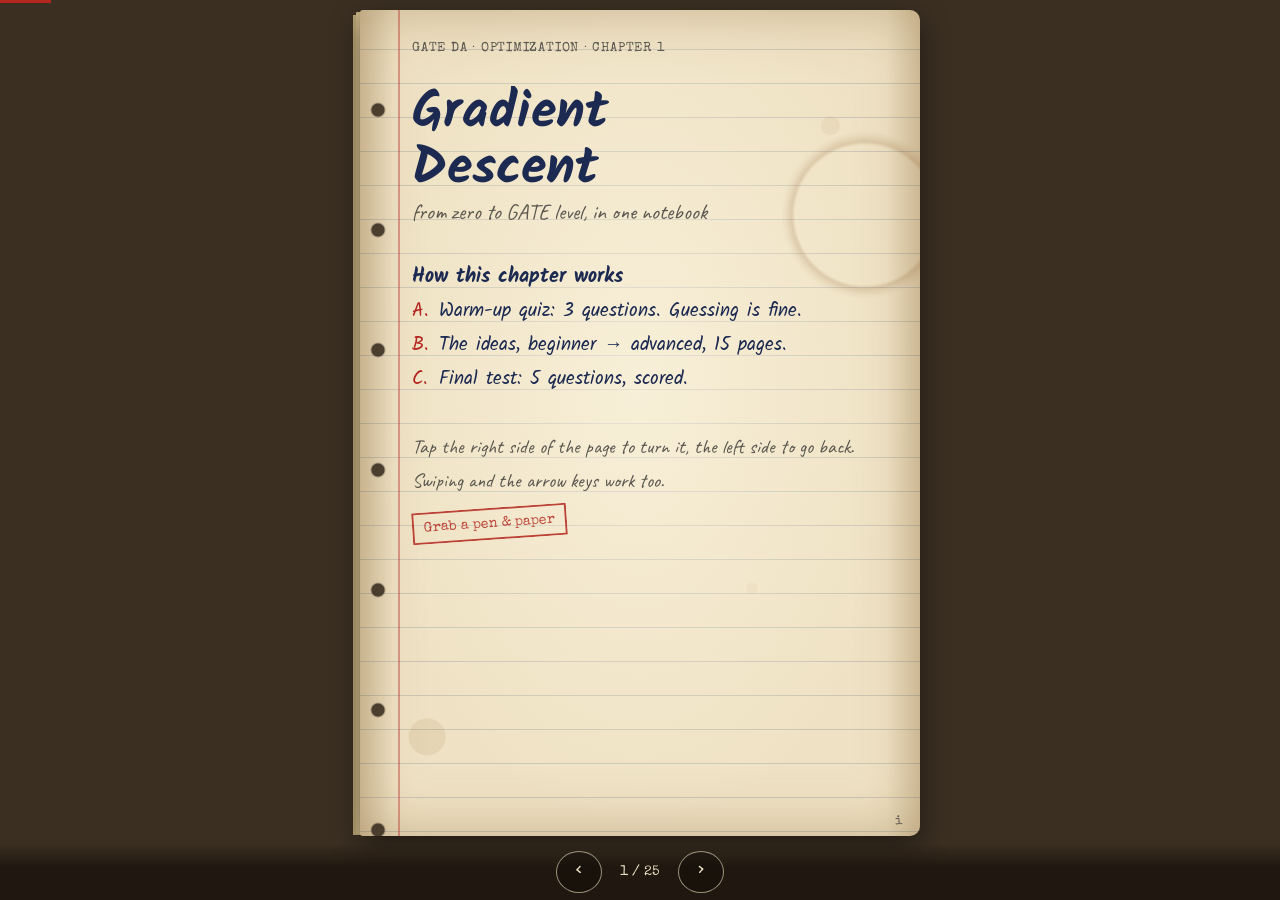
<file: lessons/gradient-descent.html>
<!DOCTYPE html>
<html lang="en">
<head>
<meta charset="utf-8">
<meta name="viewport" content="width=device-width, initial-scale=1">
<title>Gradient Descent Notebook</title>
<link rel="preconnect" href="https://fonts.googleapis.com">
<link rel="preconnect" href="https://fonts.gstatic.com" crossorigin>
<link href="https://fonts.googleapis.com/css2?family=Kalam:wght@300;400;700&family=Caveat:wght@500;700&family=Special+Elite&display=swap" rel="stylesheet">
<style>
/* Layout idea: one aged notebook page per slide, horizontal snap deck, written in fountain pen,
   corrected in red ink, notes in pencil. Single visual world (no dark theme by choice). */
:root{
  --paper:#efe2c4; --paper-edge:#d9c49a; --rule:rgba(70,95,130,.22); --margin:rgba(185,60,50,.45);
  --ink:#1c2a52; --red:#b3261e; --green:#2d6a35; --pencil:#5b574f; --hl:rgba(255,214,64,.55);
  --hand:"Kalam","Segoe Print","Comic Sans MS",cursive; --note:"Caveat","Segoe Print",cursive;
  --type:"Special Elite","Courier New",monospace;
  --line:34px;
  color-scheme:light;
}
*{box-sizing:border-box}
html,body{height:100%;margin:0}
body{background:#3b2f22;color:var(--ink);font-family:var(--hand);overflow:hidden;-webkit-tap-highlight-color:transparent}
.deck{height:100%;display:flex;overflow-x:auto;overflow-y:hidden;scroll-snap-type:x mandatory;scroll-behavior:smooth;scrollbar-width:none}
.deck::-webkit-scrollbar{display:none}
.slide{flex:0 0 100%;min-width:0;height:100%;scroll-snap-align:start;display:flex;justify-content:center;padding:10px 8px 64px}
.page{position:relative;width:100%;max-width:560px;height:100%;overflow-y:auto;overflow-x:hidden;
  padding:22px 18px 40px 52px;border-radius:3px 10px 10px 3px;
  background:
    radial-gradient(ellipse at 50% 45%, rgba(255,250,232,.55), transparent 70%),
    radial-gradient(circle at 12% 88%, rgba(140,95,40,.10) 0 18px, transparent 19px),
    radial-gradient(circle at 84% 14%, rgba(140,95,40,.08) 0 9px, transparent 10px),
    radial-gradient(circle at 70% 70%, rgba(140,95,40,.06) 0 5px, transparent 6px),
    repeating-linear-gradient(to bottom, transparent 0 calc(var(--line) - 1px), var(--rule) calc(var(--line) - 1px) var(--line)),
    linear-gradient(90deg, rgba(120,80,30,.18), transparent 6%, transparent 94%, rgba(120,80,30,.14)),
    var(--paper);
  background-position:0 0,0 0,0 0,0 0,0 6px,0 0,0 0;
  box-shadow:inset 0 0 60px rgba(120,80,30,.35), 0 10px 30px rgba(0,0,0,.45), -6px 0 0 -2px #c9b386, -10px 2px 0 -3px #bba674;
  line-height:var(--line);font-size:19px;scrollbar-width:thin}
.page::before{content:"";position:absolute;left:38px;top:0;bottom:0;border-left:2px solid var(--margin);box-shadow:4px 0 0 -1px rgba(185,60,50,.25)}
.page::after{content:attr(data-n);position:absolute;right:18px;bottom:8px;font-family:var(--type);font-size:13px;color:var(--pencil);line-height:1}
.holes{position:absolute;left:10px;top:0;bottom:0;width:16px;background:radial-gradient(circle at 8px 50%, #3b2f22 0 6px, rgba(0,0,0,.25) 7px, transparent 8px) 0 40px/16px 120px repeat-y;opacity:.9}

h1,h2,h3{font-weight:700;margin:0;text-wrap:balance}
h1{font-size:36px;line-height:42px;color:var(--ink)}
h2{font-size:26px;line-height:var(--line);color:var(--red);margin-bottom:6px}
h3{font-size:20px;line-height:var(--line);color:var(--ink)}
p,li{margin:0}
ul,ol{margin:0;padding-left:22px}
.eyebrow{font-family:var(--type);font-size:13px;letter-spacing:.06em;color:var(--pencil);line-height:var(--line);text-transform:uppercase}
.note{font-family:var(--note);font-size:22px;color:var(--pencil);line-height:28px}
.red{color:var(--red)} .green{color:var(--green)} .pencil{color:var(--pencil)}
.hl{background:linear-gradient(100deg,transparent 2%,var(--hl) 4%,var(--hl) 94%,transparent 97%);padding:0 3px}
.eq{display:block;margin:6px 0;padding:4px 12px;font-size:20px;font-weight:700;border:2px solid var(--ink);
  border-radius:255px 15px 225px 15px/15px 225px 15px 255px;width:fit-content;max-width:100%;background:rgba(255,255,255,.18)}
.eq.red{border-color:var(--red)}
.m{font-weight:700;white-space:nowrap}
sub,sup{line-height:0;font-size:.7em}
.gap{height:var(--line)}
.half{height:calc(var(--line)/2)}
table.t{border-collapse:collapse;font-size:18px;margin:4px 0;font-variant-numeric:tabular-nums}
table.t td,table.t th{border:1.5px solid rgba(28,42,82,.55);padding:0 10px;line-height:32px;text-align:center}
table.t th{color:var(--red)}
.margin-note{position:relative;margin:4px 0 4px auto;max-width:78%;transform:rotate(-1.5deg);font-family:var(--note);font-size:22px;line-height:26px;color:var(--red);padding-left:10px;border-left:2px solid var(--red)}
svg.plot{width:100%;height:auto;display:block;margin:4px 0}
svg.plot .ink{fill:none;stroke:var(--ink);stroke-width:2.4;stroke-linecap:round;stroke-linejoin:round}
svg.plot .redl{fill:none;stroke:var(--red);stroke-width:2.4;stroke-linecap:round;stroke-linejoin:round}
svg.plot .pen{fill:none;stroke:var(--pencil);stroke-width:1.6;stroke-dasharray:5 5}
svg.plot .grn{fill:none;stroke:var(--green);stroke-width:2.6;stroke-linecap:round}
svg.plot text{font-family:var(--note);font-size:20px;fill:var(--pencil)}
svg.plot text.r{fill:var(--red)} svg.plot text.k{fill:var(--ink);font-family:var(--hand);font-size:16px}
.dot{fill:var(--red)}
.cover-title{font-size:52px;line-height:56px;margin-top:20px}
.stamp{display:inline-block;margin-top:10px;font-family:var(--type);font-size:14px;color:var(--red);border:2px solid var(--red);padding:2px 10px;transform:rotate(-4deg);opacity:.85;line-height:24px}
.stain{position:absolute;right:-30px;top:120px;width:170px;height:170px;border-radius:50%;
  background:radial-gradient(circle, transparent 58%, rgba(130,80,30,.18) 61%, rgba(130,80,30,.06) 66%, transparent 70%);pointer-events:none}

/* quiz */
.q{margin-top:4px}
.qtag{font-family:var(--type);font-size:12.5px;color:var(--pencil);line-height:24px}
.qtext{font-size:20px;line-height:30px;margin:4px 0 8px}
.opts{display:grid;gap:10px;margin:6px 0}
.opt{font:inherit;font-size:19px;line-height:26px;text-align:left;color:var(--ink);background:rgba(255,255,255,.22);cursor:pointer;
  border:2px solid rgba(28,42,82,.6);border-radius:255px 12px 225px 12px/12px 225px 12px 255px;padding:7px 12px 7px 14px;position:relative;min-height:44px}
.opt:focus-visible,.btn:focus-visible,.nat input:focus-visible,.navb:focus-visible{outline:3px dashed var(--red);outline-offset:3px}
.opt b{color:var(--red);margin-right:8px}
.opt.sel{background:rgba(255,214,64,.35)}
.opt.right{border-color:var(--green);background:rgba(80,160,90,.18)}
.opt.right::after{content:"✓";position:absolute;right:12px;top:-2px;font-size:34px;color:var(--green);font-weight:700}
.opt.wrong{border-color:var(--red);text-decoration:line-through;text-decoration-color:var(--red);text-decoration-thickness:2px}
.opt.wrong::after{content:"✗";position:absolute;right:14px;top:-2px;font-size:30px;color:var(--red)}
.opt[disabled]{cursor:default}
.btn{font:inherit;font-weight:700;font-size:19px;color:#fff;background:var(--ink);border:0;border-radius:6px 14px 8px 12px;padding:6px 16px;cursor:pointer;min-height:44px}
.nat{display:flex;gap:10px;align-items:center;margin:6px 0}
.nat input{font:inherit;font-size:22px;width:120px;padding:4px 10px;background:rgba(255,255,255,.35);border:0;border-bottom:2.5px solid var(--ink);color:var(--ink)}
.expl{display:none;margin-top:10px;padding:6px 12px;border-left:3px solid var(--red);background:rgba(179,38,30,.06);font-size:18px;line-height:28px}
.q.done .expl{display:block}
.verdict{font-family:var(--note);font-size:26px;font-weight:700}
.score-big{font-size:72px;line-height:80px;color:var(--red);font-weight:700}
.review a{color:var(--ink);text-decoration-color:var(--red)}
.how{display:grid;grid-template-columns:auto 1fr;gap:0 10px}

/* bottom bar */
.bar{position:fixed;left:0;right:0;bottom:0;height:56px;display:flex;align-items:center;justify-content:center;gap:18px;
  background:linear-gradient(transparent, rgba(30,22,14,.9) 40%);color:#f1e4c6;font-family:var(--type);font-size:14px;z-index:5;pointer-events:none}
.navb{pointer-events:auto;font:inherit;font-size:26px;width:46px;height:42px;border-radius:50%;border:1.5px solid rgba(241,228,198,.6);background:rgba(0,0,0,.25);color:#f1e4c6;cursor:pointer;line-height:1}
.prog{position:fixed;top:0;left:0;height:3px;background:var(--red);z-index:6;transition:width .3s}
.hint{font-family:var(--note);font-size:20px;color:var(--pencil)}

/* pen-writing reveal, only after a page becomes active; at rest everything is visible */
.slide.writing .w{animation:write .55s ease-out both;animation-delay:calc(var(--i,0) * 110ms)}
.slide.writing svg.plot path.draw{stroke-dasharray:var(--len);stroke-dashoffset:var(--len);animation:draw 1.1s ease-out forwards;animation-delay:calc(var(--d,0) * 1ms + 200ms)}
@keyframes write{from{clip-path:inset(0 100% 0 0)}to{clip-path:inset(0 0 0 0)}}
@keyframes draw{to{stroke-dashoffset:0}}
@media (prefers-reduced-motion:reduce){.slide.writing .w,.slide.writing svg.plot path.draw{animation:none}.deck{scroll-behavior:auto}}
</style>
</head>
<body>
<div class="prog" id="prog"></div>
<main class="deck" id="deck">

<!-- ============ COVER ============ -->
<section class="slide"><div class="page" data-n="i"><div class="holes"></div><div class="stain"></div>
  <p class="eyebrow w">GATE DA · Optimization · Chapter 1</p>
  <h1 class="cover-title w" style="--i:1">Gradient<br>Descent</h1>
  <p class="note w" style="--i:2">from zero to GATE level, in one notebook</p>
  <div class="gap"></div>
  <h3 class="w" style="--i:3">How this chapter works</h3>
  <div class="how w" style="--i:4">
    <span class="red">A.</span><span>Warm-up quiz: 3 questions. Guessing is fine.</span>
    <span class="red">B.</span><span>The ideas, beginner → advanced, 15 pages.</span>
    <span class="red">C.</span><span>Final test: 5 questions, scored.</span>
  </div>
  <div class="gap"></div>
  <p class="hint w" style="--i:5">Tap the right side of the page to turn it, the left side to go back. Swiping and the arrow keys work too.</p>
  <span class="stamp w" style="--i:6">Grab a pen &amp; paper</span>
</div></section>

<!-- ============ PART A ============ -->
<section class="slide"><div class="page" data-n="A1"><div class="holes"></div>
  <p class="eyebrow w">Part A · Warm-up</p>
  <h2 class="w" style="--i:1">Q1. Which way does it step?</h2>
  <div class="q w" style="--i:2" data-type="mcq" data-ans="1" data-group="warm" data-id="w1">
    <p class="qtag">MCQ · 1 mark</p>
    <p class="qtext">Gradient descent updates <span class="m">w ← w − η ∇f(w)</span> with η &gt; 0. Each step moves w…</p>
    <div class="opts">
      <button class="opt"><b>(A)</b>in the direction of the gradient</button>
      <button class="opt"><b>(B)</b>opposite to the gradient</button>
      <button class="opt"><b>(C)</b>perpendicular to the gradient</button>
      <button class="opt"><b>(D)</b>straight towards the origin</button>
    </div>
    <div class="expl">The gradient points <b>uphill</b>, the direction of steepest increase. The minus sign turns that into the steepest way <b>down</b>. Page B3 proves it.</div>
  </div>
</div></section>

<section class="slide"><div class="page" data-n="A2"><div class="holes"></div>
  <p class="eyebrow w">Part A · Warm-up</p>
  <h2 class="w" style="--i:1">Q2. Two steps by hand</h2>
  <div class="q w" style="--i:2" data-type="mcq" data-ans="1" data-group="warm" data-id="w2">
    <p class="qtag">MCQ · 2 marks</p>
    <p class="qtext">f(w) = (w − 3)². Start at w<sub>0</sub> = 0, learning rate η = 0.25. What is w after <b>two</b> steps of gradient descent?</p>
    <div class="opts">
      <button class="opt"><b>(A)</b>1.50</button>
      <button class="opt"><b>(B)</b>2.25</button>
      <button class="opt"><b>(C)</b>2.75</button>
      <button class="opt"><b>(D)</b>3.00</button>
    </div>
    <div class="expl">f′(w) = 2(w − 3).<br>w<sub>1</sub> = 0 − 0.25·2(0 − 3) = 1.5<br>w<sub>2</sub> = 1.5 − 0.25·2(1.5 − 3) = <b>2.25</b><br>(A) is just one step. (D) is the minimum itself. Page B5 works through it.</div>
  </div>
</div></section>

<section class="slide"><div class="page" data-n="A3"><div class="holes"></div>
  <p class="eyebrow w">Part A · Warm-up</p>
  <h2 class="w" style="--i:1">Q3. How big can the step be?</h2>
  <div class="q w" style="--i:2" data-type="mcq" data-ans="1" data-group="warm" data-id="w3">
    <p class="qtag">MCQ · 2 marks</p>
    <p class="qtext">For f(w) = (w − 3)², for which learning rates does gradient descent converge from <b>every</b> starting point?</p>
    <div class="opts">
      <button class="opt"><b>(A)</b>0 &lt; η &lt; 0.5</button>
      <button class="opt"><b>(B)</b>0 &lt; η &lt; 1</button>
      <button class="opt"><b>(C)</b>0 &lt; η &lt; 2</button>
      <button class="opt"><b>(D)</b>every η &gt; 0</button>
    </div>
    <div class="expl">The error is multiplied by (1 − 2η) each step, and it shrinks only if |1 − 2η| &lt; 1, i.e. <b>0 &lt; η &lt; 1</b>. (A) is the range with no zig-zag, a common trap. Pages B6–B7 explain why.</div>
  </div>
  <div class="gap"></div>
  <p class="note w" style="--i:3">Unsure about any of these? Good. That's what Part B is for →</p>
</div></section>

<!-- ============ PART B ============ -->
<section class="slide"><div class="page" data-n="B1"><div class="holes"></div>
  <p class="eyebrow w">Part B · 1 / 15 · Beginner</p>
  <h2 class="w" style="--i:1">1. The problem: find the bottom</h2>
  <p class="w" style="--i:2">Training a model means choosing numbers <b>w</b> (weights) that make a <b>loss</b> f(w) as small as possible. The loss measures how wrong the model is.</p>
  <svg class="plot w" style="--i:3" viewBox="0 0 440 210" data-plot="bowl"></svg>
  <p class="w" style="--i:4">Toy loss: <span class="m">f(w) = (w − 3)²</span>. Its bottom is at <span class="m">w* = 3</span>, where f = 0.</p>
  <p class="w" style="--i:5">Here we can see the answer. A neural network has <b>millions</b> of weights, and solving "slope = 0" with algebra is impossible. So we <span class="hl">walk downhill step by step</span>. That walk is gradient descent.</p>
</div></section>

<section class="slide"><div class="page" data-n="B2"><div class="holes"></div>
  <p class="eyebrow w">Part B · 2 / 15 · Beginner</p>
  <h2 class="w" style="--i:1">2. Slope tells the way down</h2>
  <span class="eq w" style="--i:2">f′(w) = lim<sub>h→0</sub> [f(w+h) − f(w)] / h</span>
  <p class="w" style="--i:3">The derivative is the slope of the curve at w.</p>
  <ul class="w" style="--i:4">
    <li>f′(w) &gt; 0: going right goes <b>up</b>, so step <b>left</b>.</li>
    <li>f′(w) &lt; 0: going right goes <b>down</b>, so step <b>right</b>.</li>
    <li>|f′(w)| large: steep. Near 0: almost flat, close to a min (or max).</li>
  </ul>
  <p class="w" style="--i:5">For our loss: <span class="m">f′(w) = 2(w − 3)</span>. At w = 0: f′ = −6, negative, so move <b>right</b>, towards 3. ✓</p>
  <div class="margin-note w" style="--i:6">Rule of thumb: always step against the sign of the slope.</div>
</div></section>

<section class="slide"><div class="page" data-n="B3"><div class="holes"></div>
  <p class="eyebrow w">Part B · 3 / 15 · Beginner+</p>
  <h2 class="w" style="--i:1">3. Many weights: the gradient</h2>
  <span class="eq w" style="--i:2">∇f(w) = ( ∂f/∂w<sub>1</sub>, ∂f/∂w<sub>2</sub>, …, ∂f/∂w<sub>n</sub> )</span>
  <p class="w" style="--i:3">Example: <span class="m">f(x,y) = x² + 3y²</span> gives <span class="m">∇f = (2x, 6y)</span>. At (1,1): ∇f = (2, 6).</p>
  <svg class="plot w" style="--i:4" viewBox="0 0 440 230" data-plot="contour-grad"></svg>
  <p class="w" style="--i:5"><b>Why steepest?</b> The slope in a unit direction u is <span class="m">D<sub>u</sub>f = ∇f · u = ‖∇f‖ cos θ</span>. It is largest when θ = 0 (u along ∇f) and most negative when θ = 180°. So <span class="hl">−∇f is the steepest way down</span>, and ∇f is ⟂ to the contour lines.</p>
</div></section>

<section class="slide"><div class="page" data-n="B4"><div class="holes"></div>
  <p class="eyebrow w">Part B · 4 / 15 · Intermediate</p>
  <h2 class="w" style="--i:1">4. Why the update rule works</h2>
  <p class="w" style="--i:2">First-order Taylor expansion around w, for a small step Δ:</p>
  <span class="eq w" style="--i:3">f(w + Δ) ≈ f(w) + ∇f(w)ᵀ Δ</span>
  <p class="w" style="--i:4">Choose <span class="m">Δ = −η ∇f(w)</span>, η &gt; 0:</p>
  <span class="eq w" style="--i:5">f(w − η∇f) ≈ f(w) − η ‖∇f(w)‖²  ≤  f(w)</span>
  <p class="w" style="--i:6">The loss goes down, as long as η is <b>small</b>. Taylor only holds near w, so a huge step can overshoot.</p>
  <svg class="plot w" style="--i:7" viewBox="0 0 440 190" data-plot="taylor"></svg>
  <span class="eq red w" style="--i:8">w<sub>k+1</sub> = w<sub>k</sub> − η ∇f(w<sub>k</sub>)</span>
  <p class="note w" style="--i:9">η = "learning rate" = step size.</p>
</div></section>

<section class="slide"><div class="page" data-n="B5"><div class="holes"></div>
  <p class="eyebrow w">Part B · 5 / 15 · Intermediate</p>
  <h2 class="w" style="--i:1">5. Worked example (warm-up Q2)</h2>
  <p class="w" style="--i:2">f(w) = (w − 3)², f′(w) = 2(w − 3), η = 0.25, w<sub>0</sub> = 0</p>
  <table class="t w" style="--i:3">
    <tr><th>k</th><th>w<sub>k</sub></th><th>f′(w<sub>k</sub>)</th><th>−η f′</th><th>w<sub>k+1</sub></th></tr>
    <tr><td>0</td><td>0</td><td>−6</td><td>+1.5</td><td>1.5</td></tr>
    <tr><td>1</td><td>1.5</td><td>−3</td><td>+0.75</td><td class="red"><b>2.25</b></td></tr>
    <tr><td>2</td><td>2.25</td><td>−1.5</td><td>+0.375</td><td>2.625</td></tr>
  </table>
  <svg class="plot w" style="--i:4" viewBox="0 0 440 200" data-plot="steps"></svg>
  <div class="margin-note w" style="--i:5">η stays fixed, yet the steps shrink: 1.5, 0.75, 0.375… The slope gets smaller near the bottom.</div>
</div></section>

<section class="slide"><div class="page" data-n="B6"><div class="holes"></div>
  <p class="eyebrow w">Part B · 6 / 15 · GATE trick</p>
  <h2 class="w" style="--i:1">6. Track the error, not w</h2>
  <p class="w" style="--i:2">Let e<sub>k</sub> = w<sub>k</sub> − 3 (distance from the minimum). Then</p>
  <p class="w" style="--i:3"><span class="m">e<sub>k+1</sub> = e<sub>k</sub> − η·2e<sub>k</sub> = (1 − 2η) e<sub>k</sub></span></p>
  <span class="eq red w" style="--i:4">e<sub>k</sub> = (1 − 2η)<sup>k</sup> e<sub>0</sub></span>
  <p class="w" style="--i:5">With η = 0.25, e<sub>0</sub> = −3: <span class="m">w<sub>k</sub> = 3 − 3(0.5)<sup>k</sup></span>. Check k = 2: 3 − 0.75 = 2.25 ✓. That's an answer in one line, no table.</p>
  <div class="half"></div>
  <h3 class="w" style="--i:6">General 1-D quadratic</h3>
  <p class="w" style="--i:7">For <span class="m">f(w) = (a/2)(w − w*)²</span> (so f″ = a):</p>
  <span class="eq w" style="--i:8">e<sub>k+1</sub> = (1 − ηa) e<sub>k</sub></span>
  <p class="note w" style="--i:9">Everything about convergence lives in the factor r = 1 − ηa.</p>
</div></section>

<section class="slide"><div class="page" data-n="B7"><div class="holes"></div>
  <p class="eyebrow w">Part B · 7 / 15 · Intermediate</p>
  <h2 class="w" style="--i:1">7. Learning-rate regimes</h2>
  <p class="w" style="--i:2">f(w) = (w − 3)², a = 2, r = 1 − 2η, start w<sub>0</sub> = 0:</p>
  <svg class="plot w" style="--i:3" viewBox="0 0 440 400" data-plot="regimes"></svg>
  <span class="eq red w" style="--i:4">converges ⇔ |1 − ηa| &lt; 1 ⇔ 0 &lt; η &lt; 2/a</span>
  <p class="w" style="--i:5">Here 2/a = 1, so warm-up Q3 is <b>(B)</b>. With 0 &lt; η ≤ 1/a there is no zig-zag, and η = 1/a lands in one step.</p>
</div></section>

<section class="slide"><div class="page" data-n="B8"><div class="holes"></div>
  <p class="eyebrow w">Part B · 8 / 15 · Intermediate+</p>
  <h2 class="w" style="--i:1">8. Curvature decides the step</h2>
  <p class="w" style="--i:2">a = f″(w) is the <b>curvature</b>. A sharp, narrow valley (big a) needs a small η. A wide, flat valley allows a big one.</p>
  <p class="w" style="--i:3">The perfect step for a quadratic is η = 1/a:</p>
  <span class="eq w" style="--i:4">w ← w − f′(w) / f″(w)</span>
  <p class="w" style="--i:5">This is <b>Newton's method</b>. It uses slope <i>and</i> curvature, and solves any quadratic in one step.</p>
  <p class="w" style="--i:6">In n dimensions, Newton needs the n×n Hessian ∇²f and its inverse, which costs O(n³). With millions of weights that is impossible. Gradient descent needs only ∇f, at O(n) per step. <span class="hl">That trade-off is why deep learning uses first-order methods.</span></p>
</div></section>

<section class="slide"><div class="page" data-n="B9"><div class="holes"></div>
  <p class="eyebrow w">Part B · 9 / 15 · Advanced</p>
  <h2 class="w" style="--i:1">9. Many dimensions: condition number</h2>
  <p class="w" style="--i:2">Quadratic bowl <span class="m">f(w) = ½ wᵀAw</span>, A symmetric positive definite, eigenvalues λ<sub>min</sub> … λ<sub>max</sub>. Along each eigenvector the error obeys page 6:</p>
  <span class="eq w" style="--i:3">e<sub>i</sub> ← (1 − ηλ<sub>i</sub>) e<sub>i</sub></span>
  <ul class="w" style="--i:4">
    <li>Stable only if <b>η &lt; 2/λ<sub>max</sub></b> (the steepest direction).</li>
    <li>The slowest direction shrinks by 1 − ηλ<sub>min</sub>.</li>
    <li>Condition number <b>κ = λ<sub>max</sub>/λ<sub>min</sub></b>. Best fixed η = 2/(λ<sub>max</sub>+λ<sub>min</sub>) gives rate (κ−1)/(κ+1).</li>
  </ul>
  <svg class="plot w" style="--i:5" viewBox="0 0 440 200" data-plot="zigzag"></svg>
  <p class="note w" style="--i:6">Shown: κ = 10. With κ = 100 the rate is 99/101 ≈ 0.98, which is painfully slow. Feature scaling (normalising inputs) lowers κ.</p>
</div></section>

<section class="slide"><div class="page" data-n="B10"><div class="holes"></div>
  <p class="eyebrow w">Part B · 10 / 15 · Advanced</p>
  <h2 class="w" style="--i:1">10. Convex vs non-convex</h2>
  <p class="w" style="--i:2"><b>Convex:</b> the chord lies above the curve:</p>
  <span class="eq w" style="--i:3">f(θx + (1−θ)y) ≤ θf(x) + (1−θ)f(y)</span>
  <p class="w" style="--i:4">Equivalently f″ ≥ 0 (Hessian positive semidefinite). Then <span class="hl">every local minimum is global</span>, and GD with a suitable η reaches it.</p>
  <svg class="plot w" style="--i:5" viewBox="0 0 440 190" data-plot="nonconvex"></svg>
  <p class="w" style="--i:6"><b>Non-convex</b> (neural nets) has local minima, plateaus and <b>saddle points</b>. A saddle point has ∇f = 0 but isn't a minimum: f(x,y) = x² − y² at (0,0) curves up in x and down in y.</p>
</div></section>

<section class="slide"><div class="page" data-n="B11"><div class="holes"></div>
  <p class="eyebrow w">Part B · 11 / 15 · Advanced (MIT level)</p>
  <h2 class="w" style="--i:1">11. How fast? Convergence rates</h2>
  <p class="w" style="--i:2"><b>L-smooth</b>: the gradient is L-Lipschitz, so curvature ≤ L. <b>μ-strongly convex</b>: curvature ≥ μ &gt; 0.</p>
  <table class="t w" style="--i:3">
    <tr><th>assumption (η = 1/L)</th><th>guarantee</th></tr>
    <tr><td>convex + L-smooth</td><td>f(w<sub>k</sub>) − f* ≤ L‖w<sub>0</sub>−w*‖² / (2k)</td></tr>
    <tr><td>+ μ-strongly convex</td><td>‖w<sub>k</sub>−w*‖² ≤ (1 − μ/L)<sup>k</sup> ‖w<sub>0</sub>−w*‖²</td></tr>
  </table>
  <p class="w" style="--i:4">The first is <b>sublinear</b>, O(1/k). The second is <b>linear</b> (geometric), and L/μ is exactly the condition number κ from page 9.</p>
  <h3 class="w" style="--i:5">When to stop</h3>
  <p class="w" style="--i:6">Stop when ‖∇f(w<sub>k</sub>)‖ &lt; ε, or the loss stops changing, or after a maximum number of iterations. In ML, also stop when the <b>validation</b> loss starts rising (early stopping).</p>
</div></section>

<section class="slide"><div class="page" data-n="B12"><div class="holes"></div>
  <p class="eyebrow w">Part B · 12 / 15 · Advanced</p>
  <h2 class="w" style="--i:1">12. Batch, stochastic, mini-batch</h2>
  <p class="w" style="--i:2">An ML loss is an average over N examples: <span class="m">f(w) = (1/N) Σ<sub>i</sub> ℓ<sub>i</sub>(w)</span></p>
  <table class="t w" style="--i:3">
    <tr><th></th><th>gradient used</th><th>cost / step</th></tr>
    <tr><td>Batch GD</td><td>all N examples</td><td>N</td></tr>
    <tr><td>SGD</td><td>1 random example</td><td>1</td></tr>
    <tr><td>Mini-batch</td><td>B examples (32–512)</td><td>B</td></tr>
  </table>
  <p class="w" style="--i:4">SGD's gradient is <b>unbiased</b>: E[∇ℓ<sub>i</sub>(w)] = ∇f(w). It's noisy but cheap, and the noise helps escape saddles. To converge, the step size must decay:</p>
  <span class="eq w" style="--i:5">Σ η<sub>k</sub> = ∞,  Σ η<sub>k</sub>² &lt; ∞  (e.g. η<sub>k</sub> = η<sub>0</sub>/k)</span>
  <p class="note w" style="--i:6">Robbins–Monro conditions. Mini-batch is the default on GPUs.</p>
</div></section>

<section class="slide"><div class="page" data-n="B13"><div class="holes"></div>
  <p class="eyebrow w">Part B · 13 / 15 · Advanced</p>
  <h2 class="w" style="--i:1">13. Momentum &amp; Adam</h2>
  <h3 class="w" style="--i:2">Momentum (heavy ball)</h3>
  <span class="eq w" style="--i:3">v ← βv + ∇f(w),  w ← w − ηv   (β ≈ 0.9)</span>
  <p class="w" style="--i:4">It averages past gradients, so the zig-zag across a ravine cancels while motion along it builds up. That fixes the κ problem from page 9.</p>
  <h3 class="w" style="--i:5">Adam: a step size per weight</h3>
  <p class="w" style="--i:6"><span class="m">m ← β<sub>1</sub>m + (1−β<sub>1</sub>)g</span>,  <span class="m">s ← β<sub>2</sub>s + (1−β<sub>2</sub>)g²</span></p>
  <p class="w" style="--i:7"><span class="m">m̂ = m/(1−β<sub>1</sub><sup>t</sup>)</span>,  <span class="m">ŝ = s/(1−β<sub>2</sub><sup>t</sup>)</span></p>
  <span class="eq w" style="--i:8">w ← w − η m̂ / (√ŝ + ε)</span>
  <p class="note w" style="--i:9">Defaults: β<sub>1</sub> = 0.9, β<sub>2</sub> = 0.999, ε = 10⁻⁸. Weights with big gradients get smaller steps.</p>
</div></section>

<section class="slide"><div class="page" data-n="B14"><div class="holes"></div>
  <p class="eyebrow w">Part B · 14 / 15 · Exam craft</p>
  <h2 class="w" style="--i:1">14. GATE traps (read twice)</h2>
  <ol class="w" style="--i:2">
    <li><b>Sign.</b> It's <span class="red">minus</span> the gradient. "+η∇f" is gradient <i>ascent</i>.</li>
    <li><b>Where to evaluate.</b> Use ∇f at the <i>current</i> w<sub>k</sub>, not the new point.</li>
    <li><b>Stability range.</b> 0 &lt; η &lt; 2/a (or 2/λ<sub>max</sub>), with strict inequalities. 1/a is the no-zig-zag limit, not the stability limit.</li>
    <li><b>Counting.</b> "After 2 steps" means w<sub>2</sub>. w<sub>0</sub> is the start.</li>
    <li><b>Useful gradients.</b> ∇‖w‖² = 2w,  ∇(aᵀw) = a,  ∇(½wᵀAw) = Aw (A symmetric),  ∇½‖Xw − y‖² = Xᵀ(Xw − y).</li>
    <li><b>Constant factors.</b> ½ in front of a square cancels the 2. Check which form the question uses.</li>
  </ol>
</div></section>

<section class="slide"><div class="page" data-n="B15"><div class="holes"></div>
  <p class="eyebrow w">Part B · 15 / 15 · Revision</p>
  <h2 class="w" style="--i:1">15. One-page cheat sheet</h2>
  <span class="eq red w" style="--i:2">w<sub>k+1</sub> = w<sub>k</sub> − η ∇f(w<sub>k</sub>)</span>
  <ul class="w" style="--i:3">
    <li>−∇f = steepest descent, and ∇f ⟂ contours</li>
    <li>Quadratic: e<sub>k</sub> = (1 − ηa)<sup>k</sup> e<sub>0</sub></li>
    <li>Converges iff 0 &lt; η &lt; 2/a, i.e. 2/λ<sub>max</sub> in n-D</li>
    <li>η = 1/a: one step (Newton) · 1/a &lt; η &lt; 2/a: zig-zag</li>
    <li>κ = λ<sub>max</sub>/λ<sub>min</sub>: big κ means slow zig-zag; fix with scaling or momentum</li>
    <li>Convex: local = global · non-convex: saddles, local minima</li>
    <li>Rates: O(1/k) convex · (1−μ/L)<sup>k</sup> strongly convex</li>
    <li>SGD: unbiased but noisy; decay η (Σ η = ∞, Σ η² &lt; ∞)</li>
    <li>Momentum damps zig-zag · Adam: per-weight steps</li>
  </ul>
  <div class="gap"></div>
  <p class="note w" style="--i:4">Ready? The test is next. No peeking back… or do. It's your notebook.</p>
</div></section>

<!-- ============ PART C ============ -->
<section class="slide"><div class="page" data-n="C1"><div class="holes"></div>
  <p class="eyebrow w">Part C · Test 1 / 5</p>
  <h2 class="w" style="--i:1">T1. One step in 2-D</h2>
  <div class="q w" style="--i:2" data-type="mcq" data-ans="0" data-group="test" data-id="t1" data-ref="3">
    <p class="qtag">MCQ · 1 mark</p>
    <p class="qtext">f(x, y) = x² + 3y². Start at (1, 1), η = 0.1. After <b>one</b> gradient-descent step the point is:</p>
    <div class="opts">
      <button class="opt"><b>(A)</b>(0.8, 0.4)</button>
      <button class="opt"><b>(B)</b>(1.2, 1.6)</button>
      <button class="opt"><b>(C)</b>(0.8, 0.8)</button>
      <button class="opt"><b>(D)</b>(0.9, 0.7)</button>
    </div>
    <div class="expl">∇f = (2x, 6y) = (2, 6) at (1,1). New point = (1 − 0.2, 1 − 0.6) = <b>(0.8, 0.4)</b>.<br>(B) used +∇f (ascent). (C) used 2y instead of 6y. (D) forgot the factor 2.</div>
  </div>
</div></section>

<section class="slide"><div class="page" data-n="C2"><div class="holes"></div>
  <p class="eyebrow w">Part C · Test 2 / 5</p>
  <h2 class="w" style="--i:1">T2. Stability range</h2>
  <div class="q w" style="--i:2" data-type="mcq" data-ans="1" data-group="test" data-id="t2" data-ref="7">
    <p class="qtag">MCQ · 2 marks</p>
    <p class="qtext">For f(w) = 2w², gradient descent converges to 0 from every start if and only if η lies in:</p>
    <div class="opts">
      <button class="opt"><b>(A)</b>(0, 0.25)</button>
      <button class="opt"><b>(B)</b>(0, 0.5)</button>
      <button class="opt"><b>(C)</b>(0, 1)</button>
      <button class="opt"><b>(D)</b>(0, 2)</button>
    </div>
    <div class="expl">f″ = a = 4, so w ← (1 − 4η)w. |1 − 4η| &lt; 1 ⇔ <b>0 &lt; η &lt; 0.5</b> = 2/a.<br>(A) is the no-zig-zag range (η ≤ 1/a), the classic trap.</div>
  </div>
</div></section>

<section class="slide"><div class="page" data-n="C3"><div class="holes"></div>
  <p class="eyebrow w">Part C · Test 3 / 5</p>
  <h2 class="w" style="--i:1">T3. How many steps?</h2>
  <div class="q w" style="--i:2" data-type="nat" data-ans="5" data-tol="0" data-group="test" data-id="t3" data-ref="6">
    <p class="qtag">NAT · 2 marks · integer answer</p>
    <p class="qtext">f(w) = (w − 3)², w<sub>0</sub> = 0, η = 0.25. The smallest k for which |w<sub>k</sub> − 3| &lt; 0.1 is ______.</p>
    <div class="nat"><label for="t3in" class="pencil">k =</label><input id="t3in" inputmode="numeric" autocomplete="off"><button class="btn">Check</button></div>
    <div class="expl">|e<sub>k</sub>| = 3(0.5)<sup>k</sup> &lt; 0.1 ⇔ 2<sup>k</sup> &gt; 30.<br>k = 4: 3/16 = 0.1875 ✗ · k = 5: 3/32 = 0.09375 ✓ → <b>k = 5</b></div>
  </div>
</div></section>

<section class="slide"><div class="page" data-n="C4"><div class="holes"></div>
  <p class="eyebrow w">Part C · Test 4 / 5</p>
  <h2 class="w" style="--i:1">T4. An ill-conditioned bowl</h2>
  <div class="q w" style="--i:2" data-type="mcq" data-ans="1" data-group="test" data-id="t4" data-ref="9">
    <p class="qtag">MCQ · 2 marks</p>
    <p class="qtext">f(w) = ½ wᵀAw with A = diag(1, 100). Which statement is TRUE for gradient descent with a fixed η?</p>
    <div class="opts">
      <button class="opt"><b>(A)</b>It converges for η = 0.05</button>
      <button class="opt"><b>(B)</b>It needs η &lt; 0.02, and then the w<sub>1</sub>-error shrinks by only about 0.98 per step</button>
      <button class="opt"><b>(C)</b>The condition number is 10</button>
      <button class="opt"><b>(D)</b>η = 1 is optimal because λ<sub>min</sub> = 1</button>
    </div>
    <div class="expl">Stability: η &lt; 2/λ<sub>max</sub> = 0.02. Then the w<sub>1</sub> factor is 1 − η·1 ≈ 0.98, which is slow. κ = 100, not 10. η = 0.05 or η = 1 blows up the w<sub>2</sub> direction (|1 − 100η| &gt; 1).</div>
  </div>
</div></section>

<section class="slide"><div class="page" data-n="C5"><div class="holes"></div>
  <p class="eyebrow w">Part C · Test 5 / 5</p>
  <h2 class="w" style="--i:1">T5. Select ALL that are true</h2>
  <div class="q w" style="--i:2" data-type="msq" data-ans="0,1,3" data-group="test" data-id="t5" data-ref="10">
    <p class="qtag">MSQ · 2 marks · no partial credit</p>
    <div class="opts">
      <button class="opt"><b>(A)</b>−∇f(w) is the direction of steepest descent at w</button>
      <button class="opt"><b>(B)</b>For a convex, L-smooth f that has a minimiser, GD with η = 1/L converges to a global minimum value</button>
      <button class="opt"><b>(C)</b>A larger learning rate always converges faster</button>
      <button class="opt"><b>(D)</b>The gradient is zero at a saddle point</button>
    </div>
    <button class="btn" data-check>Check</button>
    <div class="expl">Answer: <b>A, B, D</b>. (C) is false: past 1/a you zig-zag, and past 2/a you diverge (pages 7 &amp; 9). (D): saddles are stationary points that aren't extrema.</div>
  </div>
</div></section>

<section class="slide"><div class="page" data-n="C6"><div class="holes"></div><div class="stain" style="top:auto;bottom:60px"></div>
  <p class="eyebrow w">Result</p>
  <h2 class="w" style="--i:1">Your score</h2>
  <p class="score-big w" style="--i:2" id="score">– / 5</p>
  <p class="verdict red w" style="--i:3" id="verdict">Answer the test pages to see your score.</p>
  <div class="gap"></div>
  <div class="review w" style="--i:4" id="review"></div>
  <div class="gap"></div>
  <p class="w" style="--i:5">Warm-up then: <b id="warm">–</b> / 3 → now: <b id="now">–</b> / 5</p>
  <div class="half"></div>
  <button class="btn w" style="--i:6" id="restart">Start the test again</button>
  <div class="gap"></div>
  <p class="note w" style="--i:7">Next chapter: precision, recall &amp; F1 ✎</p>
</div></section>

</main>
<nav class="bar" aria-label="Pages"><button class="navb" id="prev" aria-label="Previous page">‹</button><span id="count">1 / 1</span><button class="navb" id="next" aria-label="Next page">›</button></nav>

<script>
(function(){
const deck=document.getElementById('deck'), slides=[...deck.children];
const count=document.getElementById('count'), prog=document.getElementById('prog');
let cur=0;
function go(i){i=Math.max(0,Math.min(slides.length-1,i));slides[i].scrollIntoView({behavior:matchMedia('(prefers-reduced-motion: reduce)').matches?'auto':'smooth',inline:'start',block:'nearest'});}
function setActive(i){
  if(i===cur && slides[i].dataset.seen) return;
  cur=i; count.textContent=(i+1)+' / '+slides.length; prog.style.width=((i+1)/slides.length*100)+'%';
  const s=slides[i];
  if(!s.dataset.seen){s.dataset.seen=1;s.classList.add('writing');}
  if(s.querySelector('#score')) showScore();
}
let tmr;deck.addEventListener('scroll',()=>{clearTimeout(tmr);tmr=setTimeout(()=>setActive(Math.round(deck.scrollLeft/deck.clientWidth)),80);});
document.getElementById('prev').onclick=()=>go(cur-1);
document.getElementById('next').onclick=()=>go(cur+1);
deck.addEventListener('click',e=>{
  if(e.target.closest('button,input,label,a,table,.opts')) return;
  const sel=window.getSelection&&String(window.getSelection());if(sel) return;
  const x=e.clientX/window.innerWidth; go(x>0.35?cur+1:cur-1);
});
document.addEventListener('keydown',e=>{
  if(e.target.matches('input')) return;
  if(e.key==='ArrowRight'||e.key==='PageDown'||e.key===' '){e.preventDefault();go(cur+1);}
  if(e.key==='ArrowLeft'||e.key==='PageUp'){e.preventDefault();go(cur-1);}
});
addEventListener('resize',()=>{deck.style.scrollBehavior='auto';deck.scrollLeft=cur*deck.clientWidth;deck.style.scrollBehavior='';});
setActive(0);

/* ---------- quizzes ---------- */
const results={};
document.querySelectorAll('.q').forEach(q=>{
  const type=q.dataset.type, id=q.dataset.id, ans=q.dataset.ans.split(',').map(Number);
  const opts=[...q.querySelectorAll('.opt')];
  function finish(ok, chosen){
    q.classList.add('done'); results[id]={ok, group:q.dataset.group, ref:q.dataset.ref, q:q.closest('.page').querySelector('h2').textContent};
    opts.forEach((o,j)=>{o.disabled=true; if(ans.includes(j)) o.classList.add('right'); else if(chosen.includes(j)) o.classList.add('wrong');});
    let v=q.querySelector('.verdict');
    if(!v){v=document.createElement('p');v.className='verdict';q.querySelector('.expl').before(v);}
    v.textContent=ok?'✓ Correct!':'✗ Not quite. Read why:'; v.style.color=ok?'var(--green)':'var(--red)';
  }
  if(type==='mcq') opts.forEach((o,j)=>o.addEventListener('click',()=>{ if(!q.classList.contains('done')) finish(j===ans[0],[j]); }));
  if(type==='msq'){
    opts.forEach(o=>o.addEventListener('click',()=>{ if(!q.classList.contains('done')) o.classList.toggle('sel'); }));
    q.querySelector('[data-check]').addEventListener('click',()=>{
      if(q.classList.contains('done')) return;
      const chosen=opts.map((o,j)=>o.classList.contains('sel')?j:-1).filter(j=>j>=0);
      finish(chosen.length===ans.length&&chosen.every(j=>ans.includes(j)),chosen);
    });
  }
  if(type==='nat'){
    const inp=q.querySelector('input'), btn=q.querySelector('.btn');
    const check=()=>{ if(q.classList.contains('done')||inp.value.trim()==='') return;
      const v=parseFloat(inp.value); finish(Math.abs(v-ans[0])<=parseFloat(q.dataset.tol||0)+1e-9,[]); inp.disabled=true;};
    btn.addEventListener('click',check); inp.addEventListener('keydown',e=>{if(e.key==='Enter')check();});
  }
  q.reset=()=>{q.classList.remove('done');delete results[id];opts.forEach(o=>{o.disabled=false;o.classList.remove('right','wrong','sel');});
    const v=q.querySelector('.verdict'); if(v) v.remove(); const i=q.querySelector('input'); if(i){i.disabled=false;i.value='';}};
});
const refPage={3:'B3',6:'B6',7:'B7',9:'B9',10:'B10'};
function showScore(){
  const t=Object.values(results).filter(r=>r.group==='test'), w=Object.values(results).filter(r=>r.group==='warm');
  const sc=t.filter(r=>r.ok).length, ws=w.filter(r=>r.ok).length;
  document.getElementById('score').textContent=(t.length?sc:'–')+' / 5';
  document.getElementById('warm').textContent=w.length?ws:'–';
  document.getElementById('now').textContent=t.length?sc:'–';
  const v=document.getElementById('verdict');
  v.textContent=!t.length?'Answer the test pages to see your score.':t.length<5?`You answered ${t.length} of 5. Go back for the rest.`:
    sc===5?'Perfect. You own this chapter.':sc>=3?'Solid. Revise the pages below and you are GATE-ready.':'Read the pages below once more, then retake.';
  const wrong=Object.entries(results).filter(([k,r])=>r.group==='test'&&!r.ok);
  const rv=document.getElementById('review'); rv.innerHTML='';
  if(wrong.length){const h=document.createElement('h3');h.textContent='Revise:';rv.append(h);
    wrong.forEach(([k,r])=>{const p=document.createElement('p');const a=document.createElement('a');a.href='#';
      a.textContent=r.q+' → page '+refPage[r.ref];a.onclick=ev=>{ev.preventDefault();go(slides.findIndex(s=>s.querySelector('.page').dataset.n===refPage[r.ref]));};p.append(a);rv.append(p);});}
}
document.getElementById('restart').onclick=()=>{document.querySelectorAll('.q[data-group="test"]').forEach(q=>q.reset());showScore();go(slides.findIndex(s=>s.querySelector('.page').dataset.n==='C1'));};

/* ---------- hand-drawn plots ---------- */
let seed=7;const rnd=()=>{seed=(seed*16807)%2147483647;return seed/2147483647-.5;};
const NS='http://www.w3.org/2000/svg';
function rough(pts,j=1.2){return pts.map((p,i)=>(i?'L':'M')+(p[0]+rnd()*j).toFixed(1)+' '+(p[1]+rnd()*j).toFixed(1)).join(' ');}
function path(svg,d,cls,delay=0){const p=document.createElementNS(NS,'path');p.setAttribute('d',d);p.setAttribute('class',cls+' draw');svg.append(p);
  const L=Math.ceil(p.getTotalLength?p.getTotalLength():600)+2;p.style.setProperty('--len',L);p.style.setProperty('--d',delay);return p;}
function text(svg,x,y,s,cls=''){const t=document.createElementNS(NS,'text');t.setAttribute('x',x);t.setAttribute('y',y);if(cls)t.setAttribute('class',cls);t.textContent=s;svg.append(t);}
function dot(svg,x,y,r=4.5){const c=document.createElementNS(NS,'circle');c.setAttribute('cx',x);c.setAttribute('cy',y);c.setAttribute('r',r);c.setAttribute('class','dot');svg.append(c);}
function arrowHead(svg,x0,y0,x1,y1,cls,delay){const a=Math.atan2(y1-y0,x1-x0),L=11;
  path(svg,rough([[x1-L*Math.cos(a-.45),y1-L*Math.sin(a-.45)],[x1,y1],[x1-L*Math.cos(a+.45),y1-L*Math.sin(a+.45)]],.4),cls,delay);}
function curve(f,x0,x1,n=60){const r=[];for(let i=0;i<=n;i++){const x=x0+(x1-x0)*i/n;r.push([x,f(x)]);}return r;}
function axes(svg,X,Y,xl,yl,d=0){path(svg,rough([[X[0],Y],[X[1],Y]]),'pen',d);if(yl!==undefined)path(svg,rough([[X[0],Y],[X[0],14]]),'pen',d);if(xl)text(svg,X[1]-14,Y+20,xl);if(yl)text(svg,X[0]+6,26,yl);}

const P={
 bowl(s){const m=x=>[40+x*55,175-((x-3)**2)*15];axes(s,[30,420],178,'w','f(w)');
   path(s,rough(curve(x=>(x-3)**2,-0.3,6.3).map(([x,y])=>m(x).slice(0,1).concat([175-y*15])).filter(p=>p[1]>10)),'ink',100);
   const [bx,by]=m(3);dot(s,bx,by-6,7);text(s,bx-30,by+26,'w* = 3','r');
   const [qx,qy]=m(0.6);dot(s,qx,qy-6,6);text(s,qx+14,qy-10,'you start here');
   path(s,rough([[qx+8,qy+12],[qx+40,qy+48],[qx+70,qy+70]],1),'redl',900);arrowHead(s,qx+40,qy+48,qx+70,qy+70,'redl',1300);},
 'contour-grad'(s){const cx=170,cy=150,k=52;
   [1,2.5,4,6.5].forEach((c,i)=>{const pts=[];for(let t=0;t<=64;t++){const a=t/64*2*Math.PI;pts.push([cx+Math.sqrt(c)*Math.cos(a)*k,cy+Math.sqrt(c/3)*Math.sin(a)*k]);}path(s,rough(pts,.8),'pen',i*120);});
   const X=cx+k,Y=cy-k; dot(s,X,Y); text(s,X+8,Y+22,'(1,1)','k');
   const g=[2,6],n=Math.hypot(...g),ux=g[0]/n,uy=-g[1]/n;
   path(s,rough([[X,Y],[X+ux*70,Y+uy*70]],.6),'ink',600);arrowHead(s,X,Y,X+ux*70,Y+uy*70,'ink',900);text(s,X+ux*70+6,Y+uy*70+4,'∇f');
   path(s,rough([[X,Y],[X-ux*70,Y-uy*70]],.6),'redl',1000);arrowHead(s,X,Y,X-ux*70,Y-uy*70,'redl',1300);text(s,X-ux*70-40,Y-uy*70+22,'−∇f','r');
   path(s,rough([[X-uy*60,Y+ux*60],[X+uy*60,Y-ux*60]],.5),'pen',1200);text(s,250,222,'contours of x² + 3y²');},
 taylor(s){const m=(x,y)=>[30+x*62,170-y*22];const f=x=>(x-3)**2/1.4+0.6;axes(s,[24,430],172,'w');
   path(s,rough(curve(f,-0.2,6.2).map(([x,y])=>m(x,y)).filter(p=>p[1]>8)),'ink',100);
   const x0=1,sl=2*(x0-3)/1.4;const tl=[m(-0.1,f(x0)+sl*(-0.1-x0)),m(3.2,f(x0)+sl*(3.2-x0))];path(s,rough(tl,.6),'pen',600);
   dot(s,...m(x0,f(x0)));text(s,m(x0,f(x0))[0]-40,m(x0,f(x0))[1]-12,'w');
   const x1=2.2;dot(s,...m(x1,f(x1)));path(s,rough([m(x0,f(x0)-0.5),m(x1,f(x1)-0.5)],.4),'redl',900);arrowHead(s,...m(x0,f(x0)-0.5),...m(x1,f(x1)-0.5),'redl',1200);
   text(s,m(x1,f(x1))[0]+10,m(x1,f(x1))[1]+28,'small step: tangent ≈ curve ✓','r');text(s,250,40,'tangent line = Taylor');},
 steps(s){const m=(x,y)=>[30+x*62,180-y*16];axes(s,[24,430],182,'w','f');
   path(s,rough(curve(x=>(x-3)**2,-0.3,6.3).map(([x,y])=>m(x,y)).filter(p=>p[1]>10)),'ink',100);
   const ws=[0,1.5,2.25,2.625];ws.forEach((w,i)=>{const p=m(w,(w-3)**2);dot(s,p[0],p[1]);text(s,p[0]-14,p[1]-14+(i?0:10),'w'+['₀','₁','₂','₃'][i],'r');
     if(i<3){const q=m(ws[i+1],(ws[i+1]-3)**2);path(s,rough([[p[0]+4,p[1]+6],[q[0]-4,q[1]+6]],.6),'redl',600+i*350);arrowHead(s,p[0]+4,p[1]+6,q[0]-4,q[1]+6,'redl',900+i*350);}});
   text(s,250,60,'0 → 1.5 → 2.25 → 2.625 → … → 3');},
 regimes(s){const cases=[[0.25,'η = 0.25 · smooth'],[0.5,'η = 0.5 · one step!'],[0.75,'η = 0.75 · zig-zag'],[1.2,'η = 1.2 · diverges ✗']];
   cases.forEach(([eta,lab],i)=>{const ox=i%2*220,oy=Math.floor(i/2)*200,m=(x,y)=>[ox+20+(x+3)*15.5,oy+170-y*4];
     const f=x=>(x-3)**2;path(s,rough(curve(f,-3,9.6).map(([x,y])=>m(x,y)).filter(p=>p[1]>oy+30),.8),'ink',i*150);
     let w=0;const pts=[[w,f(w)]];for(let k=0;k<6;k++){w=w-eta*2*(w-3);pts.push([w,f(w)]);}
     const vis=pts.filter(([x,y])=>m(x,y)[1]>oy+26&&x>-3&&x<9.7);
     path(s,rough(vis.map(([x,y])=>m(x,y)),.5),eta>1?'redl':'grn',500+i*150);vis.forEach(([x,y])=>{const p=m(x,y);dot(s,p[0],p[1],3.3);});
     text(s,ox+14,oy+24,lab,eta>1?'r':'');
     if(eta>1){const p=m(vis[vis.length-1][0],vis[vis.length-1][1]);text(s,p[0]+6,p[1]+18,'→ ∞','r');}});},
 zigzag(s){const cx=230,cy=96,k=36;const m=(x,y)=>[cx+x*k,cy-y*k];
   [0.6,2.4,5.5,10,16,25,34].forEach((c,i)=>{const pts=[];for(let t=0;t<=72;t++){const a=t/72*2*Math.PI;pts.push(m(Math.sqrt(c)*Math.cos(a),Math.sqrt(c/10)*Math.sin(a)));}path(s,rough(pts.filter(p=>p[1]>2&&p[1]<198),.7),'pen',i*100);});
   let x=-4.6,y=1.15;const pts=[[x,y]];const eta=0.18;for(let k=0;k<16;k++){x=(1-eta)*x;y=(1-10*eta)*y;pts.push([x,y]);}
   path(s,rough(pts.map(p=>m(...p)),.4),'redl',700);pts.forEach(p=>{const q=m(...p);dot(s,q[0],q[1],3);});
   text(s,16,192,'f = x² + 10y², η = 0.18: zig-zags in y, crawls in x','r');},
 nonconvex(s){const f=x=>0.12*x**4-0.9*x**2+0.35*x+2.2;const m=(x,y)=>[220+x*62,175-y*30];axes(s,[24,430],177,'w');
   path(s,rough(curve(f,-3.2,3.2).map(([x,y])=>m(x,y)).filter(p=>p[1]>6)),'ink',100);
   let lx=-2.05,gx=1.75; // approx minima
   for(let k=0;k<60;k++){lx-=0.05*(0.48*lx**3-1.8*lx+0.35);gx-=0.05*(0.48*gx**3-1.8*gx+0.35);}
   const L=m(lx,f(lx)),G=m(gx,f(gx));dot(s,...L);dot(s,...G);
   text(s,L[0]-50,L[1]+24,'global min','r');text(s,G[0]-40,G[1]+24,'local min');
   const st=m(2.9,f(2.9));dot(s,...st);text(s,st[0]-90,st[1]-4,'start here →');
   path(s,rough([[st[0]-6,st[1]+10],[G[0]+12,G[1]-8]],.6),'redl',800);arrowHead(s,st[0]-6,st[1]+10,G[0]+12,G[1]-8,'redl',1100);
   text(s,40,26,'GD from the right gets stuck in the local min');}
};
document.querySelectorAll('svg[data-plot]').forEach(s=>{seed=11;P[s.dataset.plot](s);});
})();
</script>
</body>
</html>
</file>
